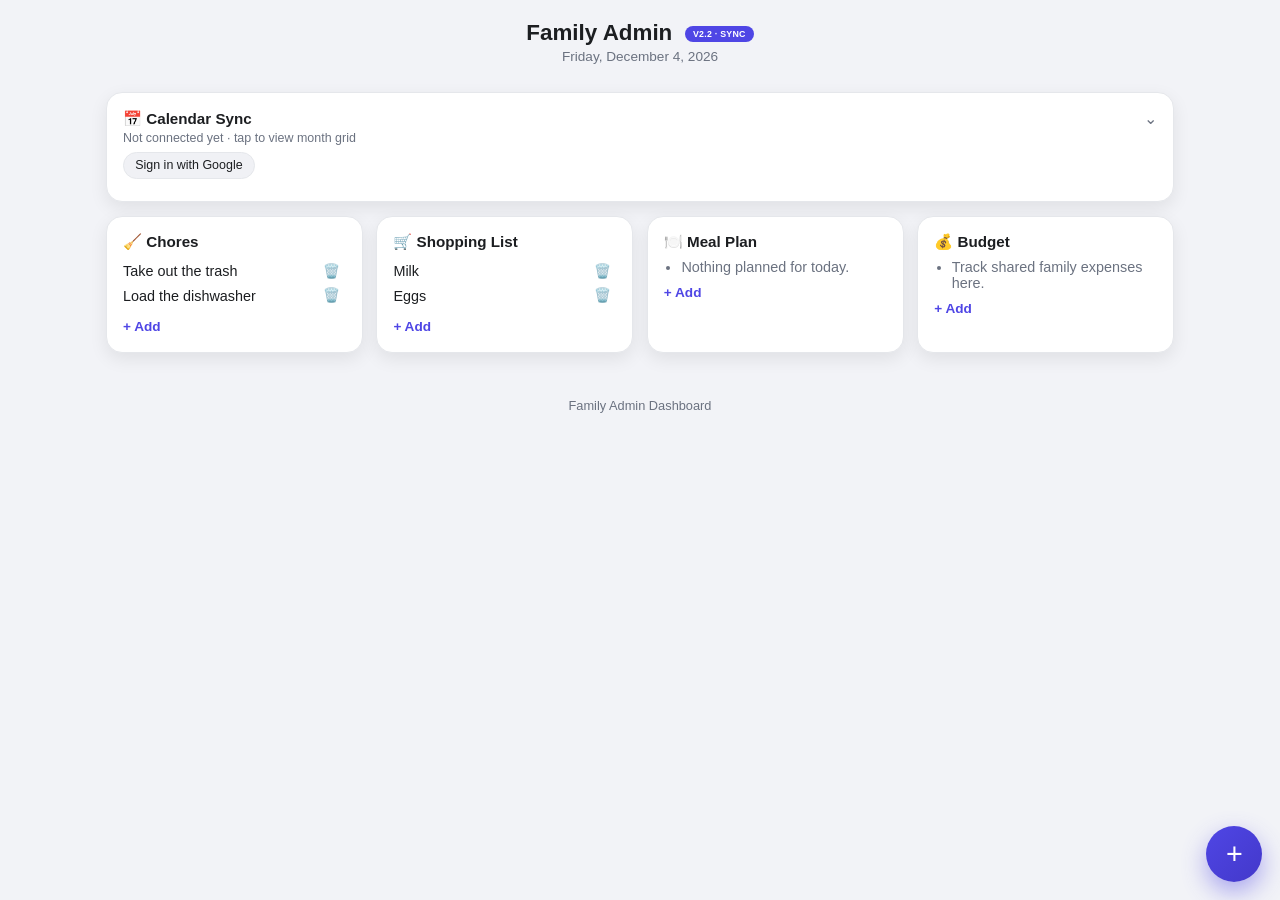
<file: index.html>
<!DOCTYPE html>
<html lang="en">
<head>
  <meta charset="UTF-8" />
  <meta name="viewport" content="width=device-width, initial-scale=1.0, viewport-fit=cover" />
  <title>Family Admin</title>

  <link rel="manifest" href="manifest.json" />
  <meta name="theme-color" content="#6366f1" />

  <link rel="icon" href="icons/icon-192.png" type="image/png" />
  <link rel="apple-touch-icon" href="icons/icon-180.png" />
  <meta name="apple-mobile-web-app-capable" content="yes" />
  <meta name="apple-mobile-web-app-status-bar-style" content="black-translucent" />
  <meta name="apple-mobile-web-app-title" content="Family Admin" />

  <link rel="stylesheet" href="style.css?v=28" />
  <script src="https://accounts.google.com/gsi/client" async defer></script>
</head>
<body>
  <header class="app-header">
    <h1>Family Admin <span class="version-tag">v2.2 · Sync</span></h1>
    <p class="subtitle" id="today"></p>
  </header>

  <main class="dashboard-tiles">
    <section class="tile tile-wide" id="tile-calendar">
      <div class="tile-heading">
        <button type="button" class="tile-collapse-toggle" id="calendar-toggle" aria-expanded="false" aria-controls="calendar-body">
          <h2>📅 Calendar Sync</h2>
          <span class="tile-collapse-chevron" aria-hidden="true">⌄</span>
        </button>
        <p class="sync-meta" id="calendar-sync-meta">Not connected yet.</p>
        <div class="google-auth-row">
          <button type="button" class="google-auth-btn hidden" id="google-sign-in">Sign in with Google</button>
          <button type="button" class="google-auth-btn hidden" id="google-sign-out">Sign out of Google</button>
        </div>
      </div>

      <div class="calendar-body" id="calendar-body">
        <div class="calendar-header" id="calendar-header">
          <button type="button" class="calendar-nav-btn" id="cal-prev" aria-label="Previous month">‹</button>
          <span id="calendar-month-label"></span>
          <button type="button" class="calendar-nav-btn" id="cal-next" aria-label="Next month">›</button>
        </div>

        <div class="calendar-weekdays" id="calendar-weekdays">
          <div>Sun</div><div>Mon</div><div>Tue</div><div>Wed</div><div>Thu</div><div>Fri</div><div>Sat</div>
        </div>
        <div class="calendar-grid" id="calendar-grid"></div>
        <div class="calendar-day-view hidden" id="calendar-day-view"></div>

        <div class="calendar-unscheduled" id="calendar-unscheduled"></div>
      </div>
    </section>

    <section class="tile" id="tile-chores">
      <h2>🧹 Chores</h2>
      <ul class="tile-list" id="chores-list"></ul>
      <button type="button" class="inline-add-toggle" id="chore-add-toggle">+ Add</button>
      <form class="inline-add-form hidden" id="chore-add-form">
        <input type="text" id="chore-add-input" placeholder="New chore" required />
        <button type="submit" class="btn-icon" aria-label="Save chore">✓</button>
      </form>
    </section>

    <section class="tile" id="tile-shopping">
      <h2>🛒 Shopping List</h2>
      <ul class="tile-list" id="shopping-list"></ul>
      <button type="button" class="inline-add-toggle" id="shopping-add-toggle">+ Add</button>
      <form class="inline-add-form hidden" id="shopping-add-form">
        <input type="text" id="shopping-add-input" placeholder="New item" required />
        <button type="submit" class="btn-icon" aria-label="Save item">✓</button>
      </form>
    </section>

    <section class="tile" id="tile-meals">
      <h2>🍽️ Meal Plan</h2>
      <ul class="tile-list" id="meal-list"></ul>
      <button type="button" class="inline-add-toggle" id="meal-add-toggle">+ Add</button>
      <form class="inline-add-form hidden" id="meal-add-form">
        <input type="text" id="meal-add-input" placeholder="e.g. Tue: Tacos" required />
        <button type="submit" class="btn-icon" aria-label="Save meal">✓</button>
      </form>
    </section>

    <section class="tile" id="tile-budget">
      <h2>💰 Budget</h2>
      <ul class="tile-list" id="budget-list"></ul>
      <button type="button" class="inline-add-toggle" id="budget-add-toggle">+ Add</button>
      <form class="inline-add-form hidden" id="budget-add-form">
        <input type="text" id="budget-add-input" placeholder="e.g. Groceries: $120" required />
        <button type="submit" class="btn-icon" aria-label="Save budget item">✓</button>
      </form>
    </section>
  </main>

  <footer class="app-footer">
    <p>Family Admin Dashboard</p>
  </footer>

  <button type="button" class="fab" id="fab-add" aria-label="Add calendar event">+</button>

  <div class="sheet-overlay" id="sheet-overlay">
    <div class="sheet" role="dialog" aria-modal="true" aria-labelledby="sheet-form-title">
      <div class="sheet-handle"></div>

      <form id="sheet-form-event">
        <h2 id="sheet-form-title">📅 Add Calendar Event</h2>
        <label class="form-row">
          Title
          <input type="text" id="sheet-event-title" required />
        </label>
        <div class="form-row-split">
          <label class="form-row">
            Date
            <input type="date" id="sheet-event-date" />
          </label>
          <label class="form-row">
            Time
            <input type="time" id="sheet-event-time" />
          </label>
        </div>
        <label class="form-row">
          Notes (optional)
          <input type="text" id="sheet-event-notes" placeholder="Optional details" />
        </label>
        <div class="sheet-actions">
          <button type="button" class="btn-ghost" id="sheet-cancel">Cancel</button>
          <button type="submit" class="btn-primary" id="sheet-event-submit">Add Event</button>
        </div>
        <p class="sheet-status" id="sheet-event-status" aria-live="polite"></p>
      </form>
    </div>
  </div>

  <script src="script.js?v=28"></script>
</body>
</html>
</file>
<file: style.css>
:root {
  --bg: #0b0d12;
  --tile-bg: #161922;
  --tile-bg-alt: #1e2230;
  --text: #f4f5f7;
  --muted: #8b92a3;
  --accent: #6366f1;
  --accent-text: #ffffff;
  --border: #262b38;
  --danger: #ef4444;
  --shadow: 0 10px 28px rgba(0, 0, 0, 0.4);
}

@media (prefers-color-scheme: light) {
  :root {
    --bg: #f2f3f7;
    --tile-bg: #ffffff;
    --tile-bg-alt: #f0f1f5;
    --text: #1c1e21;
    --muted: #6b7280;
    --accent: #4f46e5;
    --accent-text: #ffffff;
    --border: #e5e7eb;
    --danger: #dc2626;
    --shadow: 0 6px 18px rgba(0, 0, 0, 0.08);
  }
}

* {
  box-sizing: border-box;
}

body {
  margin: 0;
  overflow-x: hidden; /* safety net: never let stray wide content force page-level horizontal scroll */
  font-family: -apple-system, BlinkMacSystemFont, "Segoe UI", Roboto, sans-serif;
  background: var(--bg);
  color: var(--text);
}

.hidden {
  display: none !important;
}

.app-header {
  padding: 1.25rem 1rem 0.75rem;
  text-align: center;
}

.app-header h1 {
  margin: 0;
  font-size: 1.4rem;
  color: var(--text);
}

.version-tag {
  display: inline-block;
  vertical-align: middle;
  font-size: 0.55rem;
  font-weight: 600;
  text-transform: uppercase;
  letter-spacing: 0.03em;
  background: var(--accent);
  color: var(--accent-text);
  border-radius: 999px;
  padding: 0.2rem 0.5rem;
  margin-left: 0.4rem;
}

.subtitle {
  margin: 0.2rem 0 0;
  color: var(--muted);
  font-size: 0.85rem;
}

/* ---------- Tile grid ---------- */

.dashboard-tiles {
  display: grid;
  grid-template-columns: repeat(2, 1fr);
  gap: 0.6rem;
  padding: 0.75rem;
  padding-bottom: 6rem; /* room so the FAB never covers content */
  max-width: 1100px;
  margin: 0 auto;
}

.tile {
  min-width: 0; /* let this grid item shrink instead of forcing the page to scroll horizontally */
  background: var(--tile-bg);
  border: 1px solid var(--border);
  border-radius: 16px;
  padding: 0.75rem;
  box-shadow: var(--shadow);
}

.tile-wide {
  grid-column: 1 / -1;
}

.tile h2 {
  margin: 0 0 0.5rem;
  font-size: 0.95rem;
}

.tile-heading {
  margin-bottom: 0.4rem;
}

.tile-collapse-toggle {
  display: flex;
  align-items: center;
  justify-content: space-between;
  width: 100%;
  background: none;
  border: none;
  color: inherit;
  padding: 0;
  cursor: pointer;
  text-align: left;
}

.tile-collapse-toggle h2 {
  margin: 0;
}

.tile-collapse-chevron {
  color: var(--muted);
  font-size: 1rem;
  transition: transform 0.25s ease;
}

.tile-collapse-toggle[aria-expanded="true"] .tile-collapse-chevron {
  transform: rotate(180deg);
}

.tile-list {
  margin: 0;
  padding-left: 1.1rem;
  font-size: 0.9rem;
}

.tile-list-row {
  display: flex;
  align-items: center;
  justify-content: space-between;
  gap: 0.4rem;
  list-style: none;
  margin-left: -1.1rem;
  padding: 0.15rem 0;
}

.tile-empty {
  margin: 0;
  color: var(--muted);
  font-size: 0.85rem;
}

.muted {
  color: var(--muted);
}

/* ---------- Inline "+ Add Chore" ---------- */

.inline-add-toggle {
  display: inline-block;
  margin-top: 0.5rem;
  background: none;
  border: none;
  color: var(--accent);
  font-size: 0.85rem;
  font-weight: 600;
  cursor: pointer;
  padding: 0.15rem 0;
}

.inline-add-form {
  display: flex;
  gap: 0.4rem;
  margin-top: 0.5rem;
}

.inline-add-form input {
  flex: 1;
  min-width: 0;
  font: inherit;
  font-size: 16px;
  padding: 0.4rem 0.55rem;
  border: 1px solid var(--border);
  border-radius: 8px;
  background: var(--tile-bg-alt);
  color: var(--text);
}

.btn-icon {
  flex-shrink: 0;
  background: var(--accent);
  color: var(--accent-text);
  border: none;
  border-radius: 8px;
  width: 2.1rem;
  font-size: 1rem;
  cursor: pointer;
}

/* ---------- Delete button + local badge (shared) ---------- */

.delete-btn {
  flex-shrink: 0;
  background: none;
  border: none;
  cursor: pointer;
  font-size: 0.85rem;
  line-height: 1;
  padding: 0.2rem 0.35rem;
  border-radius: 6px;
}

.delete-btn:hover,
.delete-btn:focus-visible {
  background: var(--border);
}

.badge-local {
  background: var(--muted);
  color: var(--accent-text);
  border-radius: 999px;
  padding: 0.05rem 0.5rem;
  font-size: 0.6rem;
  text-transform: uppercase;
}

.entry-row {
  display: flex;
  align-items: center;
  justify-content: space-between;
  gap: 0.5rem;
  padding: 0.3rem 0;
  font-size: 0.85rem;
}

.entry-row-content {
  display: flex;
  align-items: center;
  gap: 0.4rem;
  min-width: 0;
}

/* ---------- Calendar tile ---------- */

.sync-meta {
  margin: 0.2rem 0 0;
  color: var(--muted);
  font-size: 0.78rem;
}

.google-auth-row {
  margin-top: 0.4rem;
}

.google-auth-btn {
  background: var(--tile-bg-alt);
  border: 1px solid var(--border);
  color: var(--text);
  font-size: 0.78rem;
  padding: 0.35rem 0.7rem;
  border-radius: 999px;
  cursor: pointer;
}

.calendar-body {
  overflow: hidden;
  max-height: 0;
  transition: max-height 0.3s ease;
}

.calendar-header {
  display: flex;
  align-items: center;
  justify-content: center;
  gap: 1rem;
  margin: 0.4rem 0 0.5rem;
  font-weight: 600;
  font-size: 0.9rem;
}

.calendar-nav-btn {
  background: none;
  border: none;
  color: var(--accent);
  font-size: 1.2rem;
  line-height: 1;
  cursor: pointer;
  padding: 0.1rem 0.5rem;
  border-radius: 6px;
}

.calendar-nav-btn:hover,
.calendar-nav-btn:focus-visible {
  background: var(--border);
}

.calendar-weekdays,
.calendar-grid {
  display: grid;
  grid-template-columns: repeat(7, 1fr);
  gap: 3px;
}

.calendar-weekdays {
  margin-bottom: 0.25rem;
}

.calendar-weekdays div {
  text-align: center;
  font-size: 0.62rem;
  font-weight: 600;
  color: var(--muted);
  text-transform: uppercase;
}

.calendar-day {
  min-width: 0; /* let this column shrink instead of expanding to fit a long title */
  background: var(--tile-bg-alt);
  border: 1px solid var(--border);
  border-radius: 6px;
  min-height: 40px;
  padding: 2px;
  display: flex;
  flex-direction: column;
  align-items: center;
  justify-content: center;
  gap: 2px;
  font: inherit;
  color: inherit;
  cursor: default;
}

.calendar-day:disabled {
  opacity: 1;
}

.calendar-day.has-events {
  cursor: pointer;
}

.calendar-day.has-events:hover,
.calendar-day.has-events:focus-visible {
  border-color: var(--accent);
}

.calendar-day-outside {
  background: none;
  border-color: transparent;
}

.calendar-day.is-today {
  border-color: var(--accent);
  border-width: 2px;
}

.calendar-day-number {
  font-size: 0.75rem;
  font-weight: 600;
  color: var(--muted);
}

.calendar-day.is-today .calendar-day-number {
  color: var(--accent);
}

.calendar-day-count {
  background: var(--accent);
  color: var(--accent-text);
  border-radius: 999px;
  font-size: 0.62rem;
  font-weight: 700;
  min-width: 1.1rem;
  height: 1.1rem;
  display: flex;
  align-items: center;
  justify-content: center;
  padding: 0 0.25rem;
}

/* ---------- Calendar day view (zoomed-in single day) ---------- */

.day-view-header {
  display: flex;
  align-items: center;
  gap: 0.4rem;
  margin-bottom: 0.5rem;
  font-weight: 600;
}

.day-view-row {
  padding: 0.6rem 0;
  border-bottom: 1px solid var(--border);
}

.day-view-row:last-child {
  border-bottom: none;
}

.day-view-row-main {
  display: flex;
  align-items: center;
  justify-content: space-between;
  gap: 0.5rem;
}

.day-view-row-meta {
  margin-top: 0.15rem;
  font-size: 0.8rem;
  color: var(--muted);
}

.day-view-row-notes {
  margin-top: 0.2rem;
  font-size: 0.8rem;
  color: var(--muted);
  font-style: italic;
}

.calendar-unscheduled {
  margin-top: 0.6rem;
  border-top: 1px solid var(--border);
  padding-top: 0.4rem;
}

.calendar-unscheduled:empty {
  display: none;
}

.unscheduled-label {
  margin: 0 0 0.2rem;
  font-size: 0.75rem;
  color: var(--muted);
}

/* ---------- Floating Action Button ---------- */

.fab {
  position: fixed;
  right: 1.1rem;
  bottom: calc(1.1rem + env(safe-area-inset-bottom));
  width: 56px;
  height: 56px;
  border-radius: 50%;
  border: none;
  background: linear-gradient(135deg, var(--accent), #4338ca);
  color: var(--accent-text);
  font-size: 1.8rem;
  line-height: 1;
  cursor: pointer;
  box-shadow: 0 10px 24px rgba(79, 70, 229, 0.45);
  z-index: 40;
  transition: transform 0.15s ease;
}

.fab:active {
  transform: scale(0.92);
}

/* ---------- Bottom sheet ---------- */

.sheet-overlay {
  position: fixed;
  inset: 0;
  background: rgba(0, 0, 0, 0.55);
  display: flex;
  align-items: flex-end;
  justify-content: center;
  z-index: 50;
  opacity: 0;
  pointer-events: none;
  transition: opacity 0.2s ease;
}

.sheet-overlay.open {
  opacity: 1;
  pointer-events: auto;
}

.sheet {
  width: 100%;
  max-width: 480px;
  background: var(--tile-bg);
  border-radius: 20px 20px 0 0;
  padding: 0.5rem 1.25rem calc(1.5rem + env(safe-area-inset-bottom));
  transform: translateY(100%);
  transition: transform 0.25s ease;
  box-shadow: var(--shadow);
}

.sheet-overlay.open .sheet {
  transform: translateY(0);
}

.sheet-handle {
  width: 36px;
  height: 4px;
  border-radius: 999px;
  background: var(--border);
  margin: 0.5rem auto 0.75rem;
}

#sheet-form-event h2 {
  margin: 0 0 0.75rem;
  font-size: 1.05rem;
}

#sheet-form-event {
  display: flex;
  flex-direction: column;
  gap: 0.75rem;
}

.form-row {
  display: flex;
  flex-direction: column;
  gap: 0.3rem;
  font-size: 0.85rem;
  color: var(--muted);
}

.form-row-split {
  display: flex;
  flex-direction: row;
  gap: 0.75rem;
}

.form-row-split > .form-row {
  flex: 1;
}

.sheet-form input {
  font: inherit;
  font-size: 16px;
  padding: 0.55rem 0.65rem;
  border: 1px solid var(--border);
  border-radius: 8px;
  background: var(--tile-bg-alt);
  color: var(--text);
}

.sheet-actions {
  display: flex;
  justify-content: flex-end;
  gap: 0.6rem;
  margin-top: 0.25rem;
}

.btn-primary {
  background: var(--accent);
  color: var(--accent-text);
  border: none;
  border-radius: 8px;
  padding: 0.6rem 1.25rem;
  font-size: 0.95rem;
  cursor: pointer;
}

.btn-primary:active {
  opacity: 0.85;
}

.btn-primary:disabled {
  opacity: 0.6;
  cursor: not-allowed;
}

.btn-ghost {
  background: none;
  border: none;
  color: var(--muted);
  font-size: 0.95rem;
  padding: 0.6rem 0.5rem;
  cursor: pointer;
}

.sheet-status {
  margin: 0.5rem 0 0;
  font-size: 0.8rem;
  color: var(--muted);
  min-height: 1.1em;
}

.toast {
  position: fixed;
  left: 50%;
  bottom: calc(5.5rem + env(safe-area-inset-bottom));
  transform: translateX(-50%) translateY(10px);
  background: var(--tile-bg-alt);
  color: var(--text);
  border: 1px solid var(--border);
  padding: 0.55rem 1.1rem;
  border-radius: 999px;
  font-size: 0.85rem;
  box-shadow: var(--shadow);
  opacity: 0;
  pointer-events: none;
  transition: opacity 0.2s ease, transform 0.2s ease;
  z-index: 60;
  max-width: calc(100% - 2rem);
  text-align: center;
}

.toast.show {
  opacity: 1;
  transform: translateX(-50%) translateY(0);
}

.app-footer {
  text-align: center;
  padding: 1rem 1rem 1.5rem;
  color: var(--muted);
  font-size: 0.8rem;
}

/* Tablet and up: roomier tiles */
@media (min-width: 640px) {
  .dashboard-tiles {
    grid-template-columns: repeat(3, 1fr);
    gap: 0.85rem;
    padding: 1rem;
  }

  .tile {
    padding: 1rem;
  }

  .calendar-day {
    min-height: 56px;
    padding: 5px;
  }
}

/* Desktop */
@media (min-width: 960px) {
  .dashboard-tiles {
    grid-template-columns: repeat(4, 1fr);
  }
}
</file>
